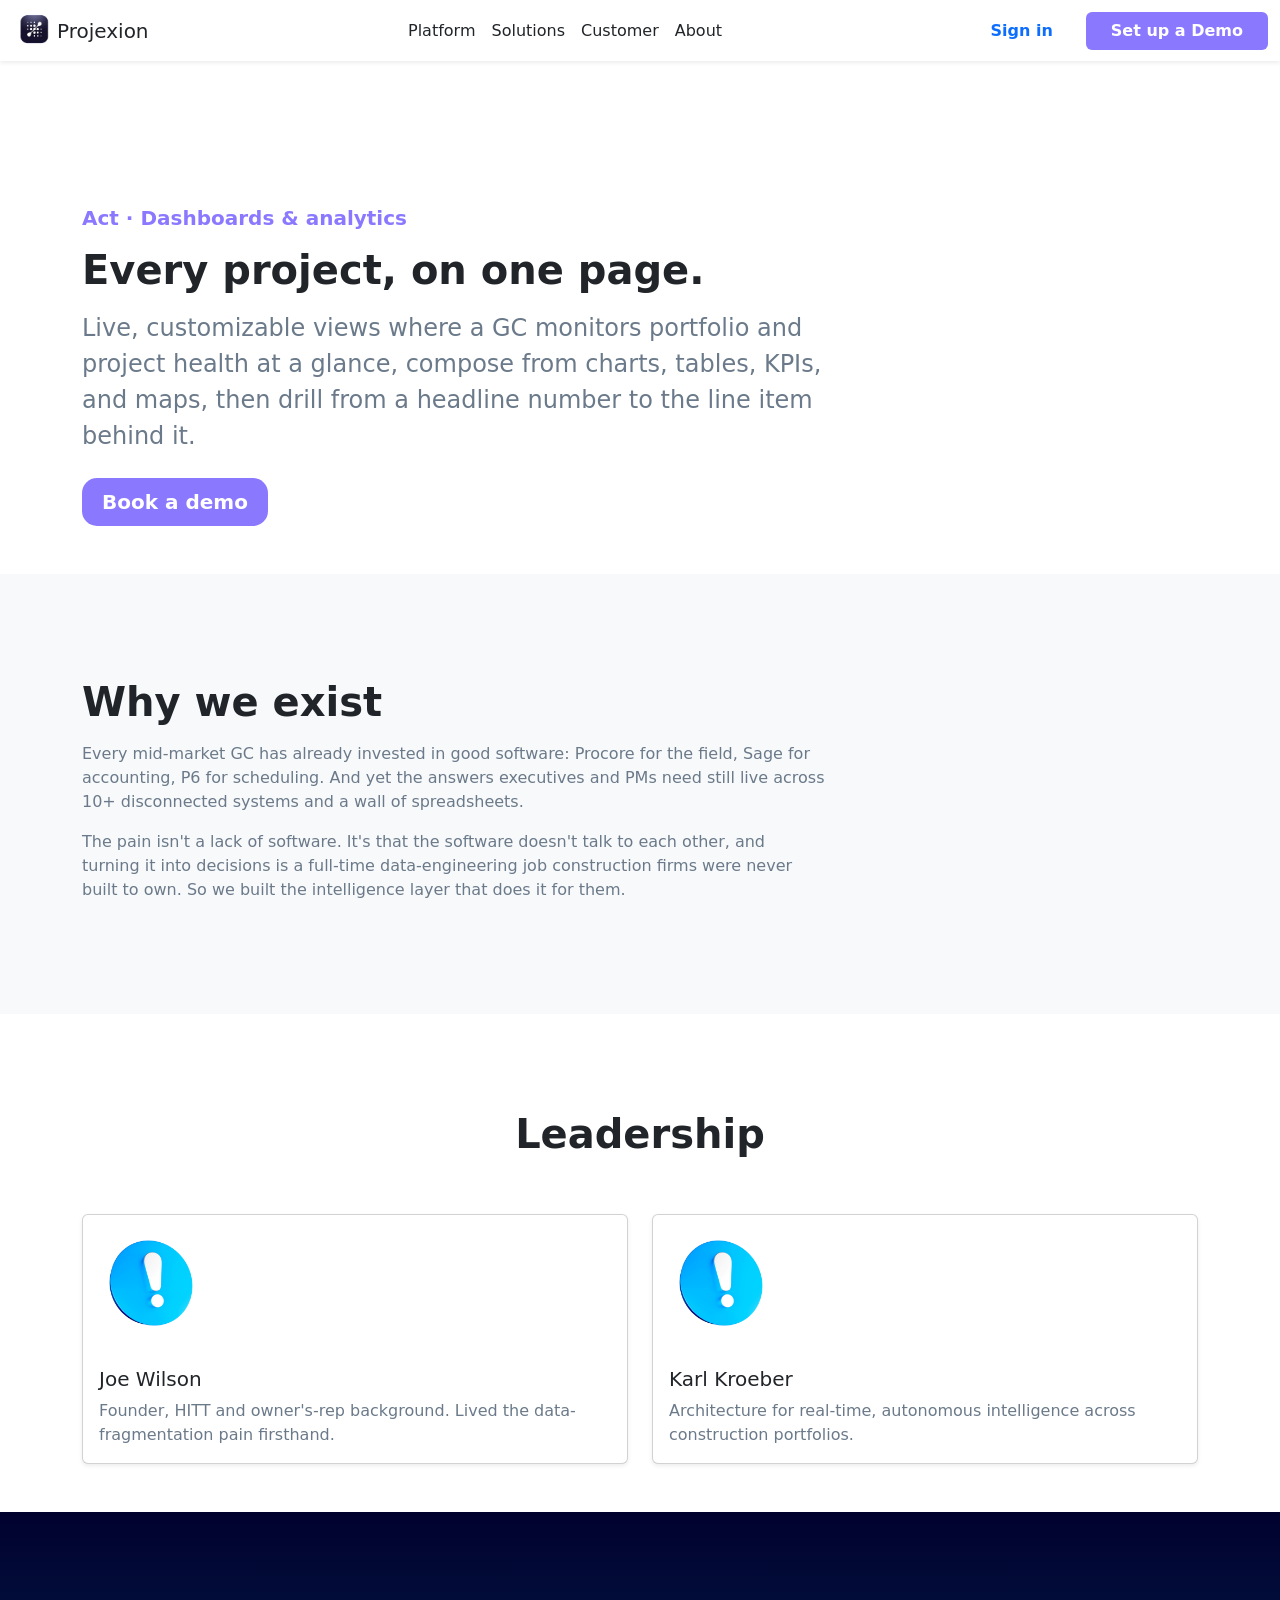
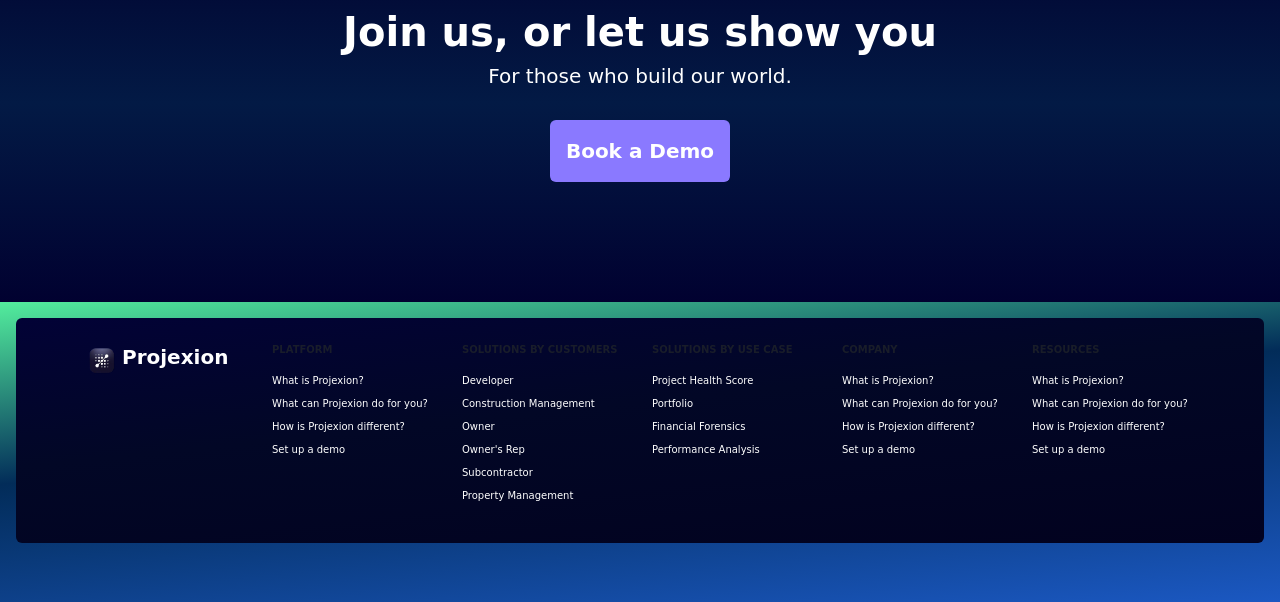
<file: about.html>
<!doctype html>
<html lang="en">
  <head>
    <meta charset="utf-8">
    <meta name="viewport" content="width=device-width, initial-scale=1">
    <link href="https://cdn.jsdelivr.net/npm/bootstrap@5.0.2/dist/css/bootstrap.min.css" rel="stylesheet" integrity="sha384-EVSTQN3/azprG1Anm3QDgpJLIm9Nao0Yz1ztcQTwFspd3yD65VohhpuuCOmLASjC" crossorigin="anonymous">
    <title>About</title>
    <link rel="stylesheet" href="about.css">
  </head>
  <body>
     <nav class="navbar navbar-expand-lg navbar-light bg-white fixed-top shadow-sm">
  <div class="container-fluid">
        <img src="images/projexion.png" alt="" srcset="" class="projexion-img">
    <a class="navbar-brand text-dark" href="index.html">Projexion</a>
    <button class="navbar-toggler" type="button" data-bs-toggle="collapse" data-bs-target="#navbarSupportedContent" aria-controls="navbarSupportedContent" aria-expanded="false" aria-label="Toggle navigation">
      <span class="navbar-toggler-icon"></span>
    </button>
    <div class="collapse navbar-collapse" id="navbarSupportedContent">
      <ul class="navbar-nav mx-auto mb-2 mb-lg-0">
        <li class="nav-item">
          <a class="nav-link active text-dark" aria-current="page" href="platform.html">Platform</a>
        </li>
         <li class="nav-item">
          <a class="nav-link active text-dark" aria-current="page" href="solutions.html">Solutions</a>
        </li>
         <li class="nav-item">
          <a class="nav-link active text-dark" aria-current="page" href="customer.html">Customer</a>
        </li>
         <li class="nav-item">
          <a class="nav-link active text-dark" aria-current="page" href="about.html">About</a>
        </li>
      </ul>
       <form class="d-flex gap-2">
        <button class="btn text-primary bg-white fw-bold px-4 " type="submit">Sign in</button>
        <button class="btn text-white set fw-bold px-4" type="submit">Set up a Demo</button>
      </form>
    </div>
  </div>
</nav>
 <main class="hero py-5 align-items-center justify-content-center d-flex">
    <div class="container">
        <div class="col-lg-8 col-md-12">
            <h6 class="fw-bold fs-5 py-2">Act · Dashboards & analytics</h6>
            <h1 class="fw-bold fs-1">Every project, on one page.</h1>
            <p class="fs-4 lh-5 py-2">Live, customizable views where a GC monitors portfolio and project health at a glance, 
            compose from charts, tables, KPIs, and maps, then drill from a headline number to the line item behind it.</p>
            <button type="button" class="btn w-25 p-2 text-white fs-5 fw-bold">Book a demo</button>
        </div>
    </div>
</main>
<section class="about bg-light py-5 ">
    <div class="container py-5">
        <div class="col-lg-8 col-md-12">
            <h3 class="text-dark fw-bold fs-1 py-2">Why we exist</h3>
            <p class="lh-3">Every mid-market GC has already invested in good software: Procore for the field, Sage for accounting, P6 for scheduling.
                And yet the answers executives and PMs need still live across 10+ disconnected systems and a wall of spreadsheets.

</p>
<p class="lh-3">The pain isn't a lack of software. It's that the software doesn't talk to each other, and turning it into decisions is a 
    full-time data-engineering job construction firms were never built to own. So we built the intelligence 
    layer that does it for them.</p>
        </div>
    </div>
</section>
<section class="bg-white py-5">
<h1 class="text-center fw-bold py-5">Leadership</h1>
<div class="container">
    <div class="row">
        <div class="col">
            <div class="card shadow-sm">
  <img src="images/alerting.png" class="card-img-top w-25" alt="...">
  <div class="card-body">
    <h5 class="card-title">Joe Wilson</h5>
    <p class="card-text">Founder, HITT and owner's-rep background. Lived the data-fragmentation pain firsthand.</p>
    
  </div>
</div>
        </div>
        <div class="col">
<div class="card shadow-sm">
  <img src="images/alerting.png" class="card-img-top w-25" alt="...">
  <div class="card-body">
    <h5 class="card-title">Karl Kroeber</h5>
    <p class="card-text">Architecture for real-time, autonomous intelligence across construction portfolios.</p>
    
  </div>
</div>
        </div>
    </div>
</div>
</section>
<section class="jamal">
    <div class="container py-5">
        <div class="col py-5">
            <h1 class=" text-center fw-bold text-white">Join us, or let us show you</h1>
            <h5 class="text-center text-white">For those who build our world.</h5>
            <div class="justify-content-center align-items-center text-center py-4">
            <button class="btn text-white border-0 rounded p-3 fs-5 fw-bold" type="button">Book a Demo</button>
            </div>
        </div>
    </div>
</section>

<section class="last p-3">
<footer class="footer p-4 rounded">
    <div class="container">
        <div class="row g-4">
            <div class="col-lg-2 col-md-4 col-12 d-flex">
              <img src="images/projexion.png" alt="" srcset="">
                <p>
                    <a href="#" class="text-decoration-none text-white fw-bold fs-5">Projexion</a>
                </p>
            </div>

            <div class="col-lg-2 col-md-4 col-6">
                <p>
                    <a href="#" class="text-decoration-none text-white text-muted fw-bold text-uppercase">Platform</a>
                </p>
                <ul class="list-unstyled">
                    <li><a href="#">What is Projexion?</a></li>
                    <li><a href="#">What can Projexion do for you?</a></li>
                    <li><a href="#">How is Projexion different?</a></li>
                    <li><a href="#">Set up a demo</a></li>
                </ul>
            </div>
            <div class="col-lg-2 col-md-4 col-6">
                <p>
                  <a href="#" class="text-decoration-none text-white text-muted fw-bold text-uppercase">Solutions by customers</a>
                </p>
                <ul class="list-unstyled">
                    <li><a href="#">Developer</a></li>
                    <li><a href="#">Construction Management</a></li>
                    <li><a href="#">Owner</a></li>
                    <li><a href="#">Owner's Rep</a></li>
                    <li><a href="#">Subcontractor</a></li>
                    <li><a href="#">Property Management</a></li>
                </ul>
            </div>
            <div class="col-lg-2 col-md-4 col-6">
                <p>
                    <a href="#" class="text-decoration-none text-white text-muted fw-bold text-uppercase">Solutions by use Case</a>
                </p>
                <ul class="list-unstyled">
                    <li><a href="#">Project Health Score</a></li>
                    <li><a href="#">Portfolio</a></li>
                    <li><a href="#">Financial Forensics</a></li>
                    <li><a href="#">Performance Analysis</a></li>
                </ul>
            </div>
            <div class="col-lg-2 col-md-4 col-6">
                <p>
                    <a href="#" class="text-decoration-none text-white text-muted fw-bold text-uppercase">Company</a>
                </p>
                <ul class="list-unstyled">
                    <li><a href="#">What is Projexion?</a></li>
                    <li><a href="#">What can Projexion do for you?</a></li>
                    <li><a href="#">How is Projexion different?</a></li>
                    <li><a href="#">Set up a demo</a></li>
                </ul>
            </div>
            <div class="col-lg-2 col-md-4 col-6">
                <p>
                    <a href="#" class="text-decoration-none text-white text-muted fw-bold text-uppercase">Resources</a>
                </p>
                <ul class="list-unstyled">
                    <li><a href="#">What is Projexion?</a></li>
                    <li><a href="#">What can Projexion do for you?</a></li>
                    <li><a href="#">How is Projexion different?</a></li>
                    <li><a href="#">Set up a demo</a></li>
                </ul>
            </div>
        </div>
    </div>
</footer>
</section>
    <script src="https://cdn.jsdelivr.net/npm/bootstrap@5.0.2/dist/js/bootstrap.bundle.min.js" integrity="sha384-MrcW6ZMFYlzcLA8Nl+NtUVF0sA7MsXsP1UyJoMp4YLEuNSfAP+JcXn/tWtIaxVXM" crossorigin="anonymous"></script>
  </body>
</html>
</file>
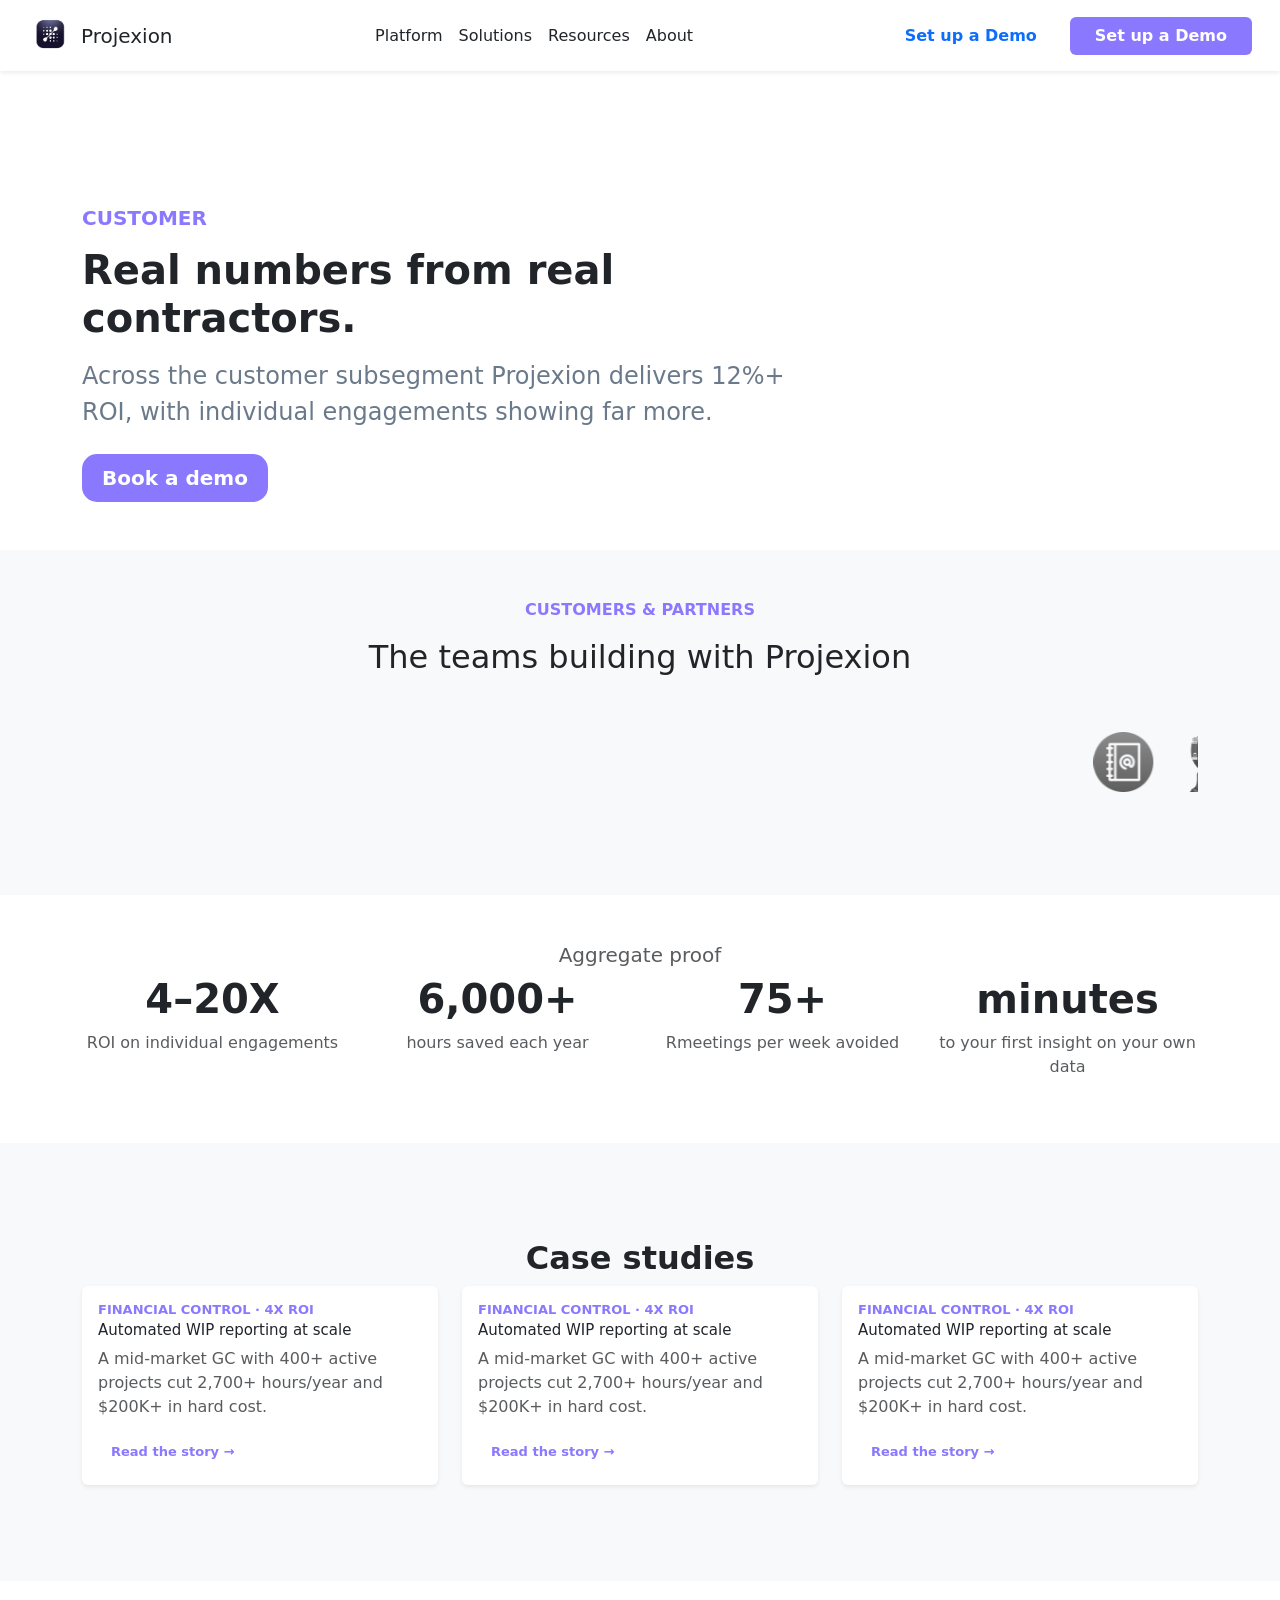
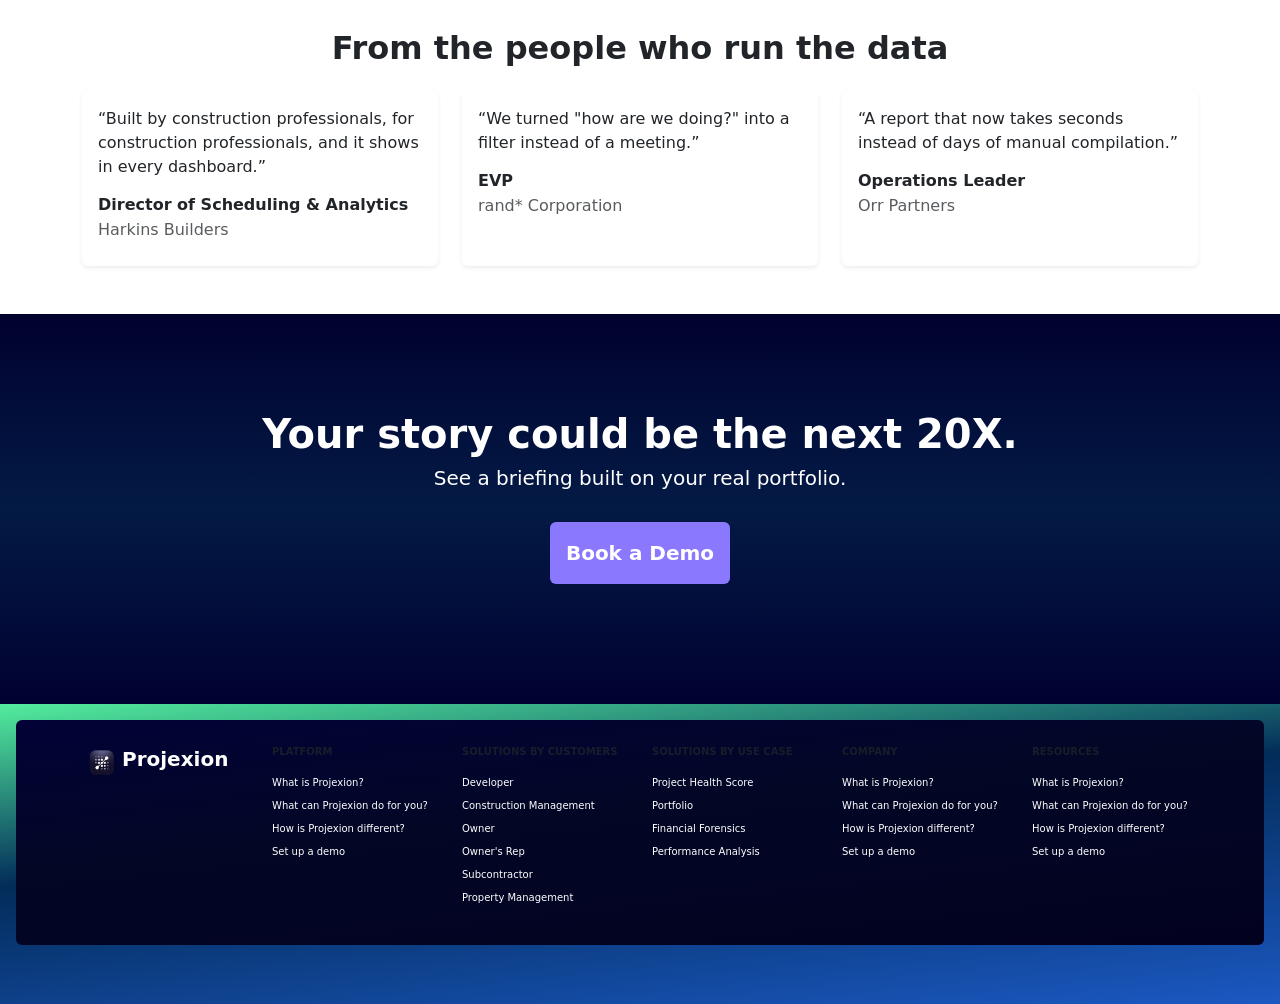
<file: customer.html>
<!doctype html>
<html lang="en">
  <head>
    <meta charset="utf-8">
    <meta name="viewport" content="width=device-width, initial-scale=1">
    <link href="https://cdn.jsdelivr.net/npm/bootstrap@5.0.2/dist/css/bootstrap.min.css" rel="stylesheet" integrity="sha384-EVSTQN3/azprG1Anm3QDgpJLIm9Nao0Yz1ztcQTwFspd3yD65VohhpuuCOmLASjC" crossorigin="anonymous">
    <title>Hello, world!</title>
    <link rel="stylesheet" href="customer.css">
  </head>
  <body>
    <nav class="navbar navbar-expand-lg navbar-light bg-white fixed-top px-3 shadow-sm">
  <div class="container-fluid">
    <a class="navbar-brand d-flex align-items-center text-dark" href="index.html">
      <img src="images/projexion.png" alt="Projexion" class="projexion-img">
      <span class="ms-2">Projexion</span>
    </a>
    <button class="navbar-toggler" type="button" data-bs-toggle="collapse" data-bs-target="#navbarSupportedContent" aria-controls="navbarSupportedContent" aria-expanded="false" aria-label="Toggle navigation">
      <span class="navbar-toggler-icon"></span>
    </button>
    <div class="collapse navbar-collapse" id="navbarSupportedContent">
      <ul class="navbar-nav mx-auto mb-2 mb-lg-0">
       <li class="nav-item">
          <a class="nav-link text-dark" href="platform.html">
            Platform
          </a>
        </li>
        <li class="nav-item">
          <a class="nav-link text-dark" href="solutions.html">
            Solutions
          </a>
        </li>
        <li class="nav-item">
          <a class="nav-link text-dark" href="customer.html">
            Resources
          </a>
        </li>
        <li class="nav-item">
          <a class="nav-link text-dark" href="about.html">
            About
          </a>
        </li>
      </ul>
      <form class="d-flex gap-2">
        <button class="btn text-primary bg-white fw-bold px-4 " type="submit">
          <a href="demo.html" class="text-decoration-none text-primary">Set up a Demo</a>
        </button>
        <button class="btn text-white set fw-bold px-4" type="submit">
             <a href="demo.html" class="text-decoration-none text-primary"></a>Set up a Demo
            </button>
      </form>
    </div>
  </div>
</nav>
<main class="hero align-items-center justify-content-center d-flex py-5">
    <div class="container">
        <div class="col-lg-8 col-md-12">
            <h6 class="fw-bold fs-5 py-2 text-uppercase">customer</h6>
            <h1 class="fw-bold fs-1">Real numbers from real contractors.</h1>
            <p class="fs-4 lh-5 py-2">Across the customer subsegment Projexion delivers 12%+ ROI, with individual engagements showing far more.</p>
            <button type="button" class="btn w-25 p-2 text-white fs-5 fw-bold">Book a demo</button>
        </div>
    </div>
</main>

<section class="bg-light py-5 slide">
    <div class="container">
        <p class="text-center text-uppercase fw-bold">Customers & partners</p>
        <h4 class="text-center text-dark fs-2">The teams building with Projexion</h4>
        <div>
        <marquee behavior="scrolling" direction="left" class="image-marquee">
            <div class="d-flex image-track py-5">
            <div>
            <img src="images/sign_6243353.png" class="d-block w-100" alt="...">
            </div>
             <div>
            <img src="images/compliance tracking.png" class="d-block w-100" alt="...">
            </div>
             <div>
            <img src="images/developer_15560207.png" class="d-block w-100" alt="...">
            </div>
            <div>
            <img src="images/team.png" class="d-block w-100" alt="...">
            </div>
            <div>
            <img src="images/key-tag_9837189.png" class="d-block w-100" alt="...">
            </div>
            <div>
            <img src="images/projexion.png" class="d-block w-100" alt="...">
            </div>
             <div>
            <img src="images/worker_7313366.png" class="d-block w-100" alt="...">
            </div>
             <div>
            <img src="images/sign_6243353.png" class="d-block w-100" alt="...">
            </div>
             <div>
            <img src="images/compliance tracking.png" class="d-block w-100" alt="...">
            </div>
             <div>
            <img src="images/developer_15560207.png" class="d-block w-100" alt="...">
            </div>
            <div>
            <img src="images/team.png" class="d-block w-100" alt="...">
            </div>
            <div>
            <img src="images/key-tag_9837189.png" class="d-block w-100" alt="...">
            </div>
            <div>
            <img src="images/projexion.png" class="d-block w-100" alt="...">
            </div>
             <div>
            <img src="images/worker_7313366.png" class="d-block w-100" alt="...">
            </div>
            </div>
        </marquee>
        </div>
    </div>
</section>

<section class="py-5">
    <div class="container">
        <h5 class="text-center text-muted">Aggregate proof</h5>
        <div class="row">
            <div class="col-lg-3 col-6 col-md-6">
                <h1 class="text-center fw-bolder">4–20X</h1>
                <p class="text-center text-muted">ROI on individual engagements</p>
            </div>
             <div class="col-lg-3 col-6 col-md-6">
                 <h1 class="text-center fw-bolder">6,000+</h1>
                <p class="text-center text-muted">hours saved each year</p>
            </div>
             <div class="col-lg-3 col-6 col-md-6">
                 <h1 class="text-center fw-bolder">75+</h1>
                <p class="text-center text-muted">Rmeetings per week avoided</p>
            </div>
             <div class="col-lg-3 col-6 col-md-6">
                 <h1 class="text-center fw-bolder">minutes</h1>
                <p class="text-center text-muted">to your first insight on your own data</p>
            </div>
        </div>
    </div>
</section>

<section class="case bg-light py-5">
    <div class="container py-5">
        <h2 class="text-center fw-bold">Case studies</h2>
        <div class="row">
<div class="col-lg-4 col-12 col-md-6">
    <div class="card border-0 shadow-sm">
  <div class="card-body">
    <h6 class="card-title fw-bold">FINANCIAL CONTROL · 4X ROI</h6>
    <h5 class="card-subtitle mb-2">Automated WIP reporting at scale</h5>
    <p class="card-text text-muted">A mid-market GC with 400+ active projects cut 2,700+ hours/year and $200K+ in hard cost.</p>
    <a href="#" class="card-link fw-bold btn">Read the story →</a>
  </div>
</div>
</div>
<div class="col-lg-4 col-12 col-md-6">
    <div class="card border-0 shadow-sm">
  <div class="card-body">
    <h6 class="card-title fw-bold">FINANCIAL CONTROL · 4X ROI</h6>
    <h5 class="card-subtitle mb-2">Automated WIP reporting at scale</h6>
    <p class="card-text text-muted">A mid-market GC with 400+ active projects cut 2,700+ hours/year and $200K+ in hard cost.</p>
    <a href="#" class="card-link fw-bold btn">Read the story →</a>
  </div>
</div>
</div>
<div class="col-lg-4 col-12 col-md-6">
    <div class="card border-0 shadow-sm">
  <div class="card-body">
    <h6 class="card-title fw-bold">FINANCIAL CONTROL · 4X ROI</h5>
    <h5 class="card-subtitle mb-2">Automated WIP reporting at scale</h5>
    <p class="card-text text-muted">A mid-market GC with 400+ active projects cut 2,700+ hours/year and $200K+ in hard cost.</p>
    <a href="#" class="card-link fw-bold btn">Read the story →</a>
  </div>
</div>
</div>
</div>
</div>
</section>


<section class="from">
    <div class="container py-5">
        <h2 class="text-center fw-bold">From the people who run the data</h2>
        <div class="row">
<div class="col-lg-4 col-12 col-md-6 mt-3">
    <div class="card border-0 shadow-sm h-100">
  <div class="card-body">
    <p class="card-text">“Built by construction professionals, for construction professionals, and it shows in every dashboard.”</p>
    <h6 class="card-title fw-bold">Director of Scheduling & Analytics</h6>
    <p class="card-subtitle mb-2 text-muted">Harkins Builders</p>
  </div>
</div>
</div>
<div class="col-lg-4 col-12 col-md-6 mt-3">
    <div class="card border-0 shadow-sm h-100">
  <div class="card-body">
    <p class="card-text">“We turned "how are we doing?" into a filter instead of a meeting.”</p>
   <h6 class="card-title fw-bold">EVP</h6>
    <p class="card-subtitle mb-2 text-muted">rand* Corporation</p>
  </div>
</div>
</div>
<div class="col-lg-4 col-12 col-md-6 mt-3">
    <div class="card border-0 shadow-sm h-100">
  <div class="card-body">
    <p class="card-text">“A report that now takes seconds instead of days of manual compilation.”</p>
       <h6 class="card-title fw-bold">Operations Leader</h6>
    <p class="card-subtitle mb-2 text-muted">Orr Partners</p>
  </div>
</div>
</div>
</div>
</div>
</section>

<section class="jamal">
    <div class="container py-5">
        <div class="col py-5">
            <h1 class=" text-center fw-bold text-white">Your story could be the next 20X.</h1>
            <h5 class="text-center text-white">See a briefing built on your real portfolio.</h5>
            <div class="justify-content-center align-items-center text-center py-4">
            <button class="btn text-white border-0 rounded p-3 fs-5 fw-bold" type="button">Book a Demo</button>
            </div>
        </div>
    </div>
</section>

<section class="last p-3">
<footer class="footer p-4 rounded">
    <div class="container">
        <div class="row g-4">
            <div class="col-lg-2 col-md-4 col-12 d-flex">
              <img src="images/projexion.png" alt="" srcset="">
                <p>
                    <a href="#" class="text-decoration-none text-white fw-bold fs-5">Projexion</a>
                </p>
            </div>

            <div class="col-lg-2 col-md-4 col-6">
                <p>
                    <a href="#" class="text-decoration-none text-white text-muted fw-bold text-uppercase">Platform</a>
                </p>
                <ul class="list-unstyled">
                    <li><a href="#">What is Projexion?</a></li>
                    <li><a href="#">What can Projexion do for you?</a></li>
                    <li><a href="#">How is Projexion different?</a></li>
                    <li><a href="#">Set up a demo</a></li>
                </ul>
            </div>
            <div class="col-lg-2 col-md-4 col-6">
                <p>
                  <a href="#" class="text-decoration-none text-white text-muted fw-bold text-uppercase">Solutions by customers</a>
                </p>
                <ul class="list-unstyled">
                    <li><a href="#">Developer</a></li>
                    <li><a href="#">Construction Management</a></li>
                    <li><a href="#">Owner</a></li>
                    <li><a href="#">Owner's Rep</a></li>
                    <li><a href="#">Subcontractor</a></li>
                    <li><a href="#">Property Management</a></li>
                </ul>
            </div>
            <div class="col-lg-2 col-md-4 col-6">
                <p>
                    <a href="#" class="text-decoration-none text-white text-muted fw-bold text-uppercase">Solutions by use Case</a>
                </p>
                <ul class="list-unstyled">
                    <li><a href="#">Project Health Score</a></li>
                    <li><a href="#">Portfolio</a></li>
                    <li><a href="#">Financial Forensics</a></li>
                    <li><a href="#">Performance Analysis</a></li>
                </ul>
            </div>
            <div class="col-lg-2 col-md-4 col-6">
                <p>
                    <a href="#" class="text-decoration-none text-white text-muted fw-bold text-uppercase">Company</a>
                </p>
                <ul class="list-unstyled">
                    <li><a href="#">What is Projexion?</a></li>
                    <li><a href="#">What can Projexion do for you?</a></li>
                    <li><a href="#">How is Projexion different?</a></li>
                    <li><a href="#">Set up a demo</a></li>
                </ul>
            </div>
            <div class="col-lg-2 col-md-4 col-6">
                <p>
                    <a href="#" class="text-decoration-none text-white text-muted fw-bold text-uppercase">Resources</a>
                </p>
                <ul class="list-unstyled">
                    <li><a href="#">What is Projexion?</a></li>
                    <li><a href="#">What can Projexion do for you?</a></li>
                    <li><a href="#">How is Projexion different?</a></li>
                    <li><a href="#">Set up a demo</a></li>
                </ul>
            </div>
        </div>
    </div>
</footer>
</section>

    <script src="https://cdn.jsdelivr.net/npm/bootstrap@5.0.2/dist/js/bootstrap.bundle.min.js" integrity="sha384-MrcW6ZMFYlzcLA8Nl+NtUVF0sA7MsXsP1UyJoMp4YLEuNSfAP+JcXn/tWtIaxVXM" crossorigin="anonymous"></script>
  </body>
</html>
</file>
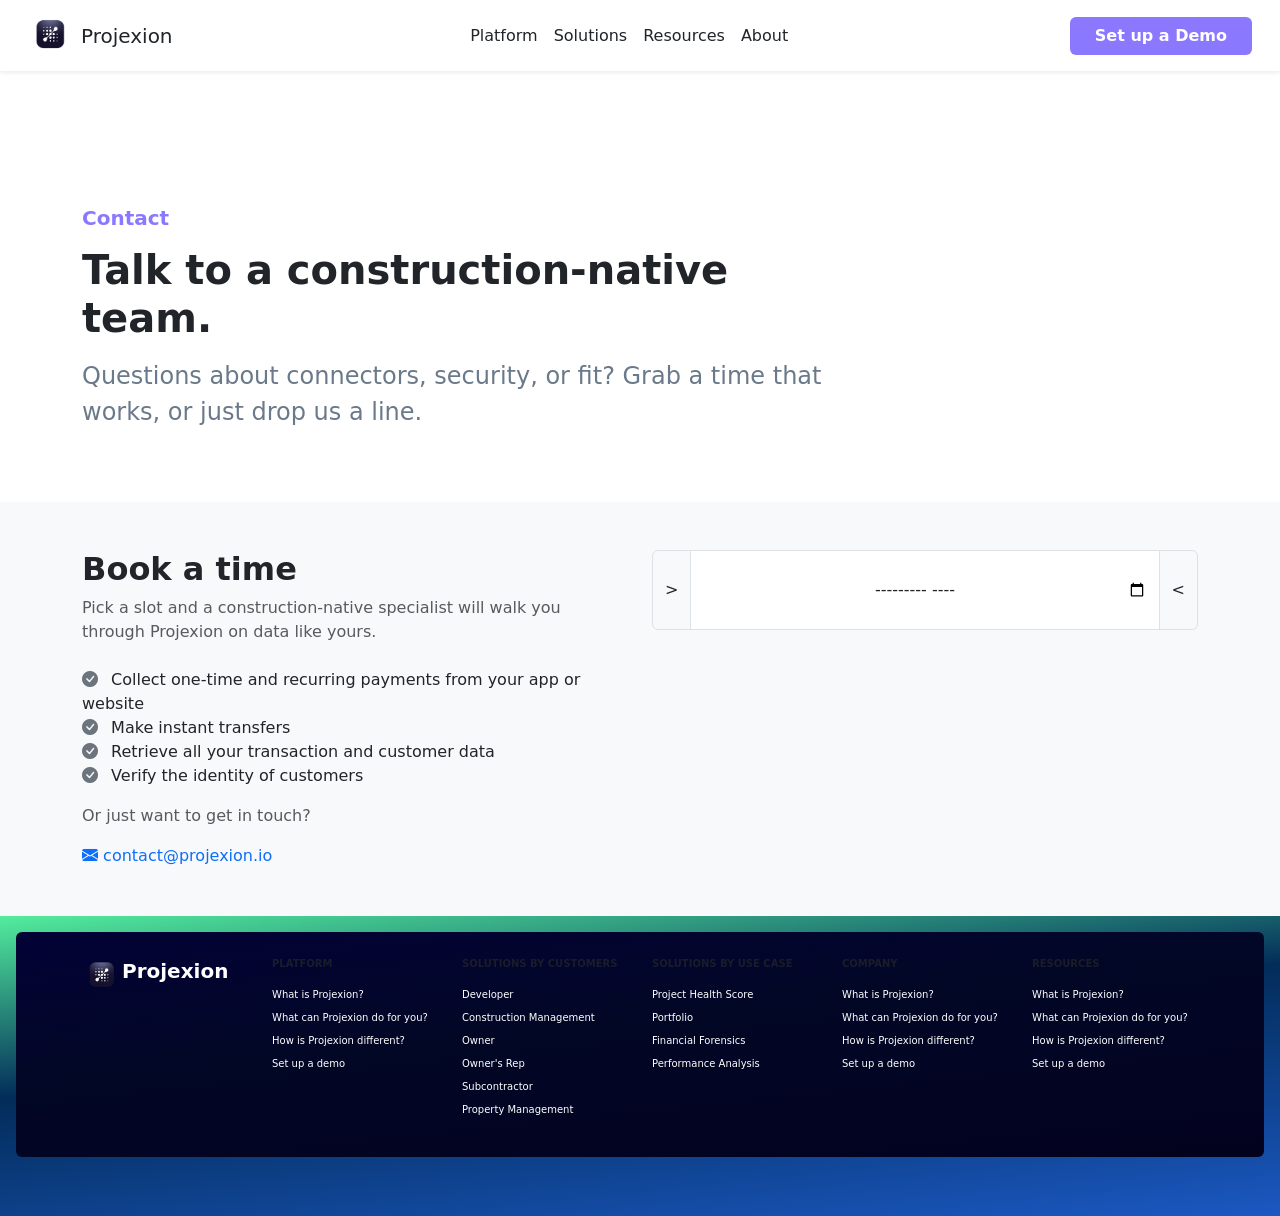
<file: demo.html>
<!doctype html>
<html lang="en">
  <head>
    <meta charset="utf-8">
    <meta name="viewport" content="width=device-width, initial-scale=1">
    <link href="https://cdn.jsdelivr.net/npm/bootstrap@5.0.2/dist/css/bootstrap.min.css" rel="stylesheet" integrity="sha384-EVSTQN3/azprG1Anm3QDgpJLIm9Nao0Yz1ztcQTwFspd3yD65VohhpuuCOmLASjC" crossorigin="anonymous">
    <link rel="stylesheet" href="https://cdn.jsdelivr.net/npm/bootstrap-icons@1.11.3/font/bootstrap-icons.min.css">
    <title>Hello, world!</title>
    <link rel="stylesheet" href="demo.css">
  </head>
  <body>
  <nav class="navbar navbar-expand-lg navbar-light bg-white fixed-top px-3 shadow-sm">
  <div class="container-fluid">
    <a class="navbar-brand d-flex align-items-center text-dark" href="index.html">
      <img src="images/projexion.png" alt="Projexion" class="projexion-img">
      <span class="ms-2">Projexion</span>
    </a>
    <button class="navbar-toggler" type="button" data-bs-toggle="collapse" data-bs-target="#navbarSupportedContent" aria-controls="navbarSupportedContent" aria-expanded="false" aria-label="Toggle navigation">
      <span class="navbar-toggler-icon"></span>
    </button>
    <div class="collapse navbar-collapse" id="navbarSupportedContent">
      <ul class="navbar-nav mx-auto mb-2 mb-lg-0">
       <li class="nav-item">
          <a class="nav-link text-dark" href="platform.html">
            Platform
          </a>
        </li>
        <li class="nav-item">
          <a class="nav-link text-dark" href="solutions.html">
            Solutions
          </a>
        </li>
        <li class="nav-item">
          <a class="nav-link text-dark" href="customer.html">
            Resources
          </a>
        </li>
        <li class="nav-item">
          <a class="nav-link text-dark" href="about.html">
            About
          </a>
        </li>
      </ul>
      <form class="d-flex">
        <button class="btn text-dark set fw-bold px-4" type="button" data-bs-toggle="modal" data-bs-target="#demoModal">
          <a href="demo.html" class="text-decoration-none text-white">Set up a Demo</a>
        </button>
      </form>
    </div>
  </div>
</nav>

<main class="hero py-5 align-items-center justify-content-center d-flex">
    <div class="container">
        <div class="col-lg-8 col-md-12">
            <h6 class="fw-bold fs-5 py-2">Contact</h6>
            <h1 class="fw-bold fs-1">Talk to a construction-native team.</h1>
            <p class="fs-4 lh-5 py-2">Questions about connectors, security, or fit? Grab a time that works, or just drop us a line.</p>
        </div>
    </div>
</main>

<section class="bg-light py-5">
    <div class="container">
        <div class="row">
            <div class="col-lg-6 col-12 col-md-6">
                <h5 class="fw-bold fs-2">Book a time</h5>
                <p class="text-muted">Pick a slot and a construction-native specialist will walk you through Projexion on data like yours.</p>
                <div class="mt-4">
                    <ul class="list-unstyled">
                        <li>
                            <i class="bi bi-check-circle-fill text-secondary me-2"></i>
                            Collect one-time and recurring payments from your app or website
                        </li>
                        <li>
                            <i class="bi bi-check-circle-fill text-secondary me-2"></i>
                            Make instant transfers
                        </li>
                        <li>
                            <i class="bi bi-check-circle-fill text-secondary me-2"></i>
                            Retrieve all your transaction and customer data
                        </li>
                        <li>
                            <i class="bi bi-check-circle-fill text-secondary me-2"></i>
                            Verify the identity of customers
                        </li>
                    </ul>
                </div>
                <p class="text-muted user-select-none">Or just want to get in touch?</p>
                <a href="https//contact@projexion.io" class="text-decoration-none">
                    <i class="bi bi-envelope-fill"></i>
                    contact@projexion.io
                </a>
            </div>
            <div class="col-lg-6 col-12 col-md-6">
                <div class="input-group h-25">
                <span class="input-group-text">></span>
                <input type="month" class="form-control text-center" aria-label="Next arrow icon">
                <span class="input-group-text"><</span>
                </div>
            </div>
        </div>
    </div>
</section>

<section class="last p-3">
<footer class="footer p-4 rounded">
    <div class="container">
        <div class="row g-4">
            <div class="col-lg-2 col-md-4 col-12 d-flex">
              <img src="images/projexion.png" alt="" srcset="">
                <p>
                    <a href="#" class="text-decoration-none text-white fw-bold fs-5">Projexion</a>
                </p>
            </div>

            <div class="col-lg-2 col-md-4 col-6">
                <p>
                    <a href="#" class="text-decoration-none text-white text-muted fw-bold text-uppercase">Platform</a>
                </p>
                <ul class="list-unstyled">
                    <li><a href="#">What is Projexion?</a></li>
                    <li><a href="#">What can Projexion do for you?</a></li>
                    <li><a href="#">How is Projexion different?</a></li>
                    <li><a href="#">Set up a demo</a></li>
                </ul>
            </div>
            <div class="col-lg-2 col-md-4 col-6">
                <p>
                  <a href="#" class="text-decoration-none text-white text-muted fw-bold text-uppercase">Solutions by customers</a>
                </p>
                <ul class="list-unstyled">
                    <li><a href="#">Developer</a></li>
                    <li><a href="#">Construction Management</a></li>
                    <li><a href="#">Owner</a></li>
                    <li><a href="#">Owner's Rep</a></li>
                    <li><a href="#">Subcontractor</a></li>
                    <li><a href="#">Property Management</a></li>
                </ul>
            </div>
            <div class="col-lg-2 col-md-4 col-6">
                <p>
                    <a href="#" class="text-decoration-none text-white text-muted fw-bold text-uppercase">Solutions by use Case</a>
                </p>
                <ul class="list-unstyled">
                    <li><a href="#">Project Health Score</a></li>
                    <li><a href="#">Portfolio</a></li>
                    <li><a href="#">Financial Forensics</a></li>
                    <li><a href="#">Performance Analysis</a></li>
                </ul>
            </div>
            <div class="col-lg-2 col-md-4 col-6">
                <p>
                    <a href="#" class="text-decoration-none text-white text-muted fw-bold text-uppercase">Company</a>
                </p>
                <ul class="list-unstyled">
                    <li><a href="#">What is Projexion?</a></li>
                    <li><a href="#">What can Projexion do for you?</a></li>
                    <li><a href="#">How is Projexion different?</a></li>
                    <li><a href="#">Set up a demo</a></li>
                </ul>
            </div>
            <div class="col-lg-2 col-md-4 col-6">
                <p>
                    <a href="#" class="text-decoration-none text-white text-muted fw-bold text-uppercase">Resources</a>
                </p>
                <ul class="list-unstyled">
                    <li><a href="#">What is Projexion?</a></li>
                    <li><a href="#">What can Projexion do for you?</a></li>
                    <li><a href="#">How is Projexion different?</a></li>
                    <li><a href="#">Set up a demo</a></li>
                </ul>
            </div>
        </div>
    </div>
</footer>
</section>
    <script src="https://cdn.jsdelivr.net/npm/bootstrap@5.0.2/dist/js/bootstrap.bundle.min.js" integrity="sha384-MrcW6ZMFYlzcLA8Nl+NtUVF0sA7MsXsP1UyJoMp4YLEuNSfAP+JcXn/tWtIaxVXM" crossorigin="anonymous"></script>
  </body>
</html>
</file>
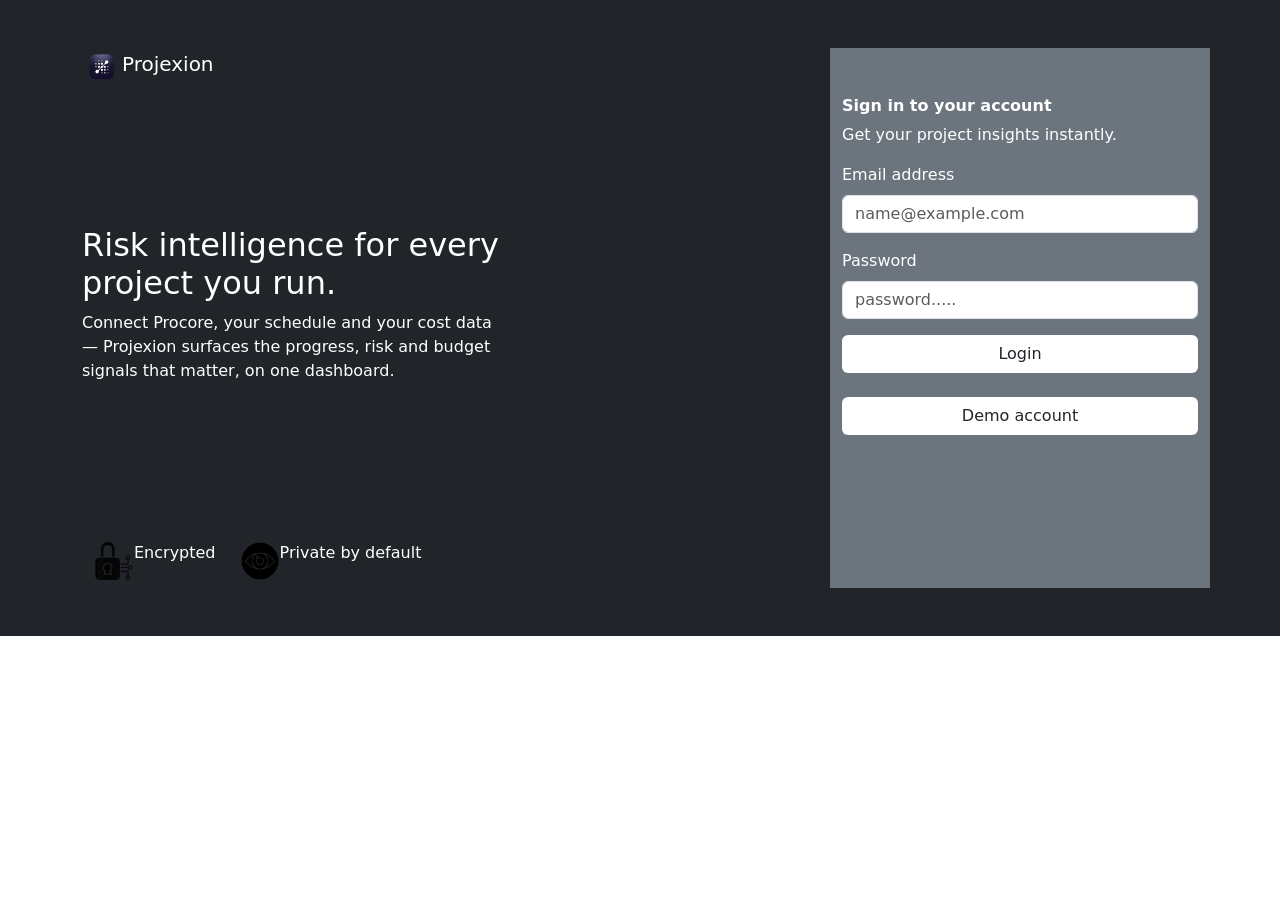
<file: sign.html>
<!doctype html>
<html lang="en">
  <head>
    <!-- Required meta tags -->
    <meta charset="utf-8">
    <meta name="viewport" content="width=device-width, initial-scale=1">

    <!-- Bootstrap CSS -->
    <link href="https://cdn.jsdelivr.net/npm/bootstrap@5.0.2/dist/css/bootstrap.min.css" rel="stylesheet" integrity="sha384-EVSTQN3/azprG1Anm3QDgpJLIm9Nao0Yz1ztcQTwFspd3yD65VohhpuuCOmLASjC" crossorigin="anonymous">

    <title>Hello, world!</title>
    <link rel="stylesheet" href="sign.css">
  </head>
  <body>

<main class="bg-dark sign h-100 py-5">
    <div class="container">
        <div class="row">
            <div class="col-lg-8 col-md-block col-sm-block">
                <div>
                    <div class="d-flex align-items-center">
                        <img src="images/projexion.png" alt="" srcset="" class="img-fluid">
                        <h2 class="text-white fs-5">Projexion</h2>
                    </div>
                    <div class="py-5 col-7 risk">
                        <h2 class="text-white">Risk intelligence for every project you run.</h2>
                        <p class="text-white">Connect Procore, your schedule and your cost data — 
                            Projexion surfaces the progress, risk and budget signals that matter, 
                            on one dashboard.</p>
                    </div>
                </div>
                <div class="container py-1">
        <div class="d-flex gap-4">
        <div class="d-flex align-items-center">
            <img src="images/encrypted.png" alt="" srcset="" class="img-fluid">
            <p class="text-white">Encrypted</p>
        </div>
        <div class="d-flex align-items-center">
            <img src="images/eye.png" alt="" srcset="" class="img-fluid">
            <p class="text-white">Private by default</p>
        </div>
        </div>
    </div>
        </div>
            <div class="col-lg-4 col-md-12 col-sm-12 bg-secondary second py-5">
            <div class="justify-content-center align-items-center">
            <h6 class="text-white fw-bold">Sign in to your account</h6>
            <p class="text-white">Get your project insights instantly.</p>
            <div class="mb-3">
            <label for="exampleFormControlInput1" class="form-label text-white">Email address</label>
            <input type="email" class="form-control" id="exampleFormControlInput1" placeholder="name@example.com">
            </div>
             <div class="mb-3">
            <label for="inputPassword" class="form-label text-white">Password</label>
            <input type="password" class="form-control" id="exampleFormControlInput1" placeholder="password.....">
            </div>
            <div class="d-flex align-items-center just-fy-content-center">
                <button type="button" class="btn bg-white w-100">Login</button>
            </div>
            <div class="d-flex align-items-center just-fy-content-center mt-4">
                <button type="button" class="btn bg-white w-100">Demo account</button>
            </div>
            </div>
            </div>
    </div>
    </div>
</main>

<section class="bg-dark lock">
    
</section>

    <script src="https://cdn.jsdelivr.net/npm/bootstrap@5.0.2/dist/js/bootstrap.bundle.min.js" integrity="sha384-MrcW6ZMFYlzcLA8Nl+NtUVF0sA7MsXsP1UyJoMp4YLEuNSfAP+JcXn/tWtIaxVXM" crossorigin="anonymous"></script>

  </body>
</html>
</file>
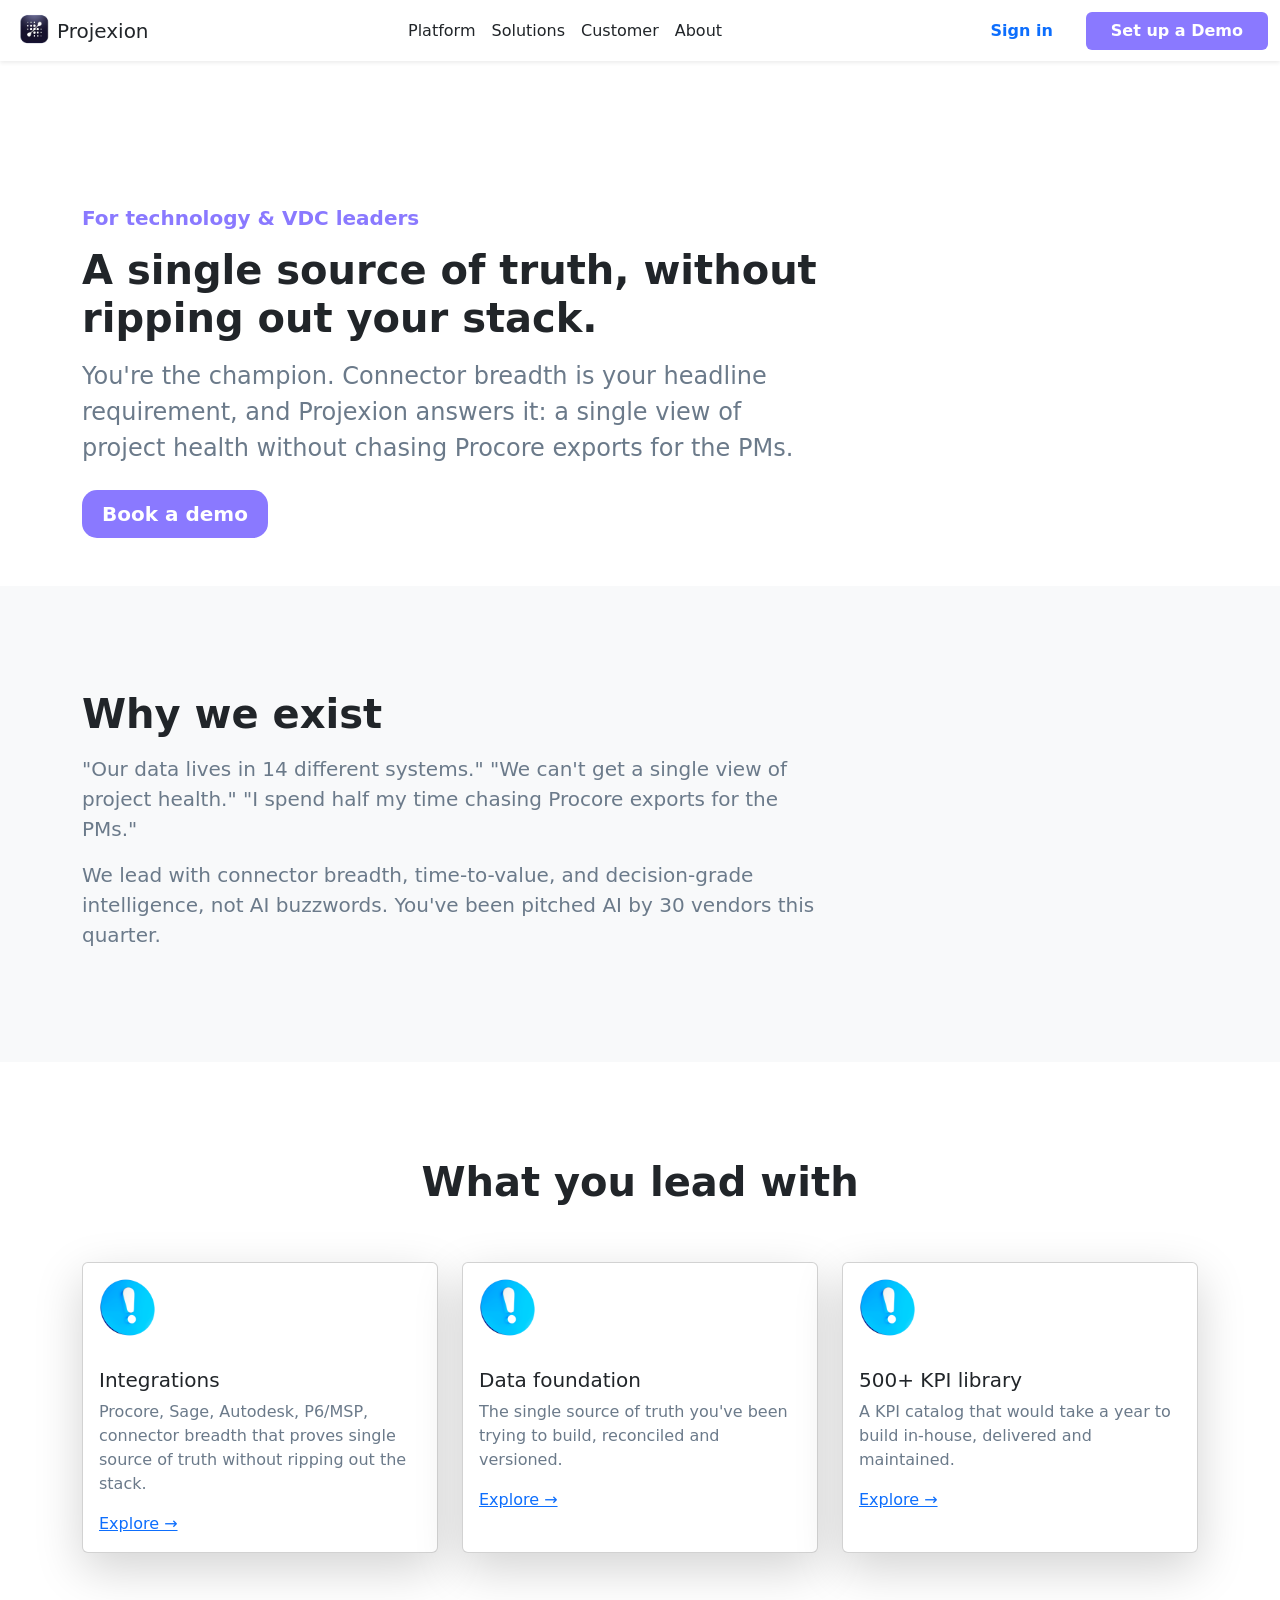
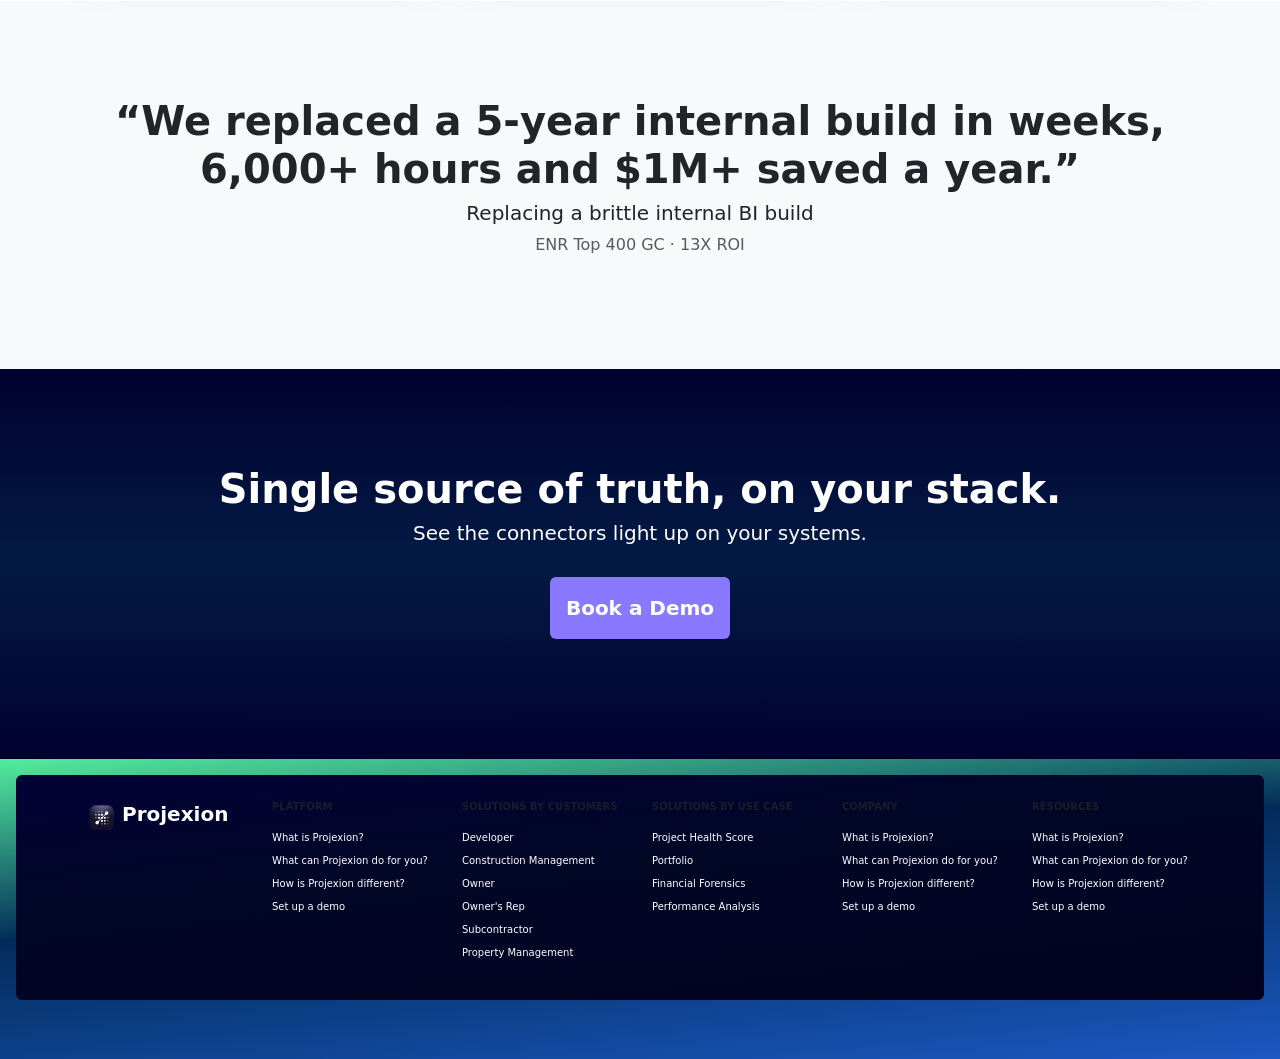
<file: solutions.html>
<!doctype html>
<html lang="en">
  <head>
    <meta charset="utf-8">
    <meta name="viewport" content="width=device-width, initial-scale=1">
    <link href="https://cdn.jsdelivr.net/npm/bootstrap@5.0.2/dist/css/bootstrap.min.css" rel="stylesheet" integrity="sha384-EVSTQN3/azprG1Anm3QDgpJLIm9Nao0Yz1ztcQTwFspd3yD65VohhpuuCOmLASjC" crossorigin="anonymous">
    <title>Hello, world!</title>
    <link rel="stylesheet" href="solutions.css">
  </head>
  <body>
   <nav class="navbar navbar-expand-lg navbar-light bg-white fixed-top shadow-sm">
  <div class="container-fluid">
        <img src="images/projexion.png" alt="" srcset="" class="projexion-img">
    <a class="navbar-brand text-dark" href="index.html">Projexion</a>
    <button class="navbar-toggler" type="button" data-bs-toggle="collapse" data-bs-target="#navbarSupportedContent" aria-controls="navbarSupportedContent" aria-expanded="false" aria-label="Toggle navigation">
      <span class="navbar-toggler-icon"></span>
    </button>
    <div class="collapse navbar-collapse" id="navbarSupportedContent">
      <ul class="navbar-nav mx-auto mb-2 mb-lg-0">
        <li class="nav-item">
          <a class="nav-link active text-dark" aria-current="page" href="platform.html">Platform</a>
        </li>
         <li class="nav-item">
          <a class="nav-link active text-dark" aria-current="page" href="solutions.html">Solutions</a>
        </li>
         <li class="nav-item">
          <a class="nav-link active text-dark" aria-current="page" href="customer.html">Customer</a>
        </li>
         <li class="nav-item">
          <a class="nav-link active text-dark" aria-current="page" href="about.html">About</a>
        </li>
      </ul>
      <form class="d-flex gap-2">
        <button class="btn text-primary bg-white fw-bold px-4 " type="submit">Sign in</button>
        <button class="btn text-white set fw-bold px-4" type="submit">Set up a Demo</button>
      </form>
    </div>
  </div>
</nav>

<main class="hero py-5 align-items-center justify-content-center d-flex">
    <div class="container">
        <div class="col-lg-8 col-md-12">
            <h6 class="fw-bold fs-5 py-2">For technology & VDC leaders</h6>
            <h1 class="fw-bold fs-1">A single source of truth, without ripping out your stack.</h1>
            <p class="fs-4 lh-5 py-2">You're the champion. Connector breadth is your headline requirement, and Projexion answers it: 
                a single view of project health without chasing Procore exports for the PMs.</p>
            <button type="button" class="btn w-25 p-2 text-white fs-5 fw-bold">Book a demo</button>
        </div>
    </div>
</main>

<section class="about bg-light py-5 ">
    <div class="container py-5">
        <div class="col-lg-8 col-md-12">
            <h3 class="text-dark fw-bold fs-1 py-2">Why we exist</h3>
            <p class="lh-3 fs-5">"Our data lives in 14 different systems." "We can't get a single view of project health." "I spend half my time chasing Procore exports for the PMs."</p>
            <p class="lh-3 fs-5">We lead with connector breadth, time-to-value, and decision-grade intelligence, not AI buzzwords. You've been pitched AI by 30 vendors this quarter.</p>
        </div>
    </div>
</section>
<section class="bg-white py-5">
<h1 class="text-center fw-bold py-5">What you lead with</h1>
<div class="container">
    <div class="row">
        <div class="col-lg-4 col-12 col-md-12">
            <div class="card h-100 shadow-lg">
  <img src="images/alerting.png" class="card-img-top w-25" alt="...">
  <div class="card-body">
    <h5 class="card-title">Integrations</h5>
    <p class="card-text">Procore, Sage, Autodesk, P6/MSP, connector breadth that proves single source of truth without ripping out the stack.</p>
    <a href="#">Explore →</a>
  </div>
</div>
        </div>
<div class="col-lg-4 col-12 col-md-12">
<div class="card h-100 shadow-lg">
  <img src="images/alerting.png" class="card-img-top w-25" alt="...">
  <div class="card-body">
    <h5 class="card-title">Data foundation</h5>
    <p class="card-text">The single source of truth you've been trying to build, reconciled and versioned.</p>
    <a href="#">Explore →</a>
  </div>
</div>
</div>
<div class="col-lg-4 col-12 col-md-12">
<div class="card h-100 shadow-lg">
  <img src="images/alerting.png" class="card-img-top w-25" alt="...">
  <div class="card-body">
    <h5 class="card-title">500+ KPI library</h5>
    <p class="card-text">A KPI catalog that would take a year to build in-house, delivered and maintained.</p>
    <a href="#">Explore →</a>
  </div>
</div>
</div>
    </div>
</div>
</section>
<section class="replace bg-light">
    <div class="container py-5">
        <div class="col py-5">
            <h1 class=" text-center fw-bold text-dark">“We replaced a 5-year internal build in weeks, 6,000+ hours and $1M+ saved a year.”</h1>
            <h5 class="text-center text-dark">Replacing a brittle internal BI build</h5>
        <p class="text-muted text-center">ENR Top 400 GC · 13X ROI</p>
        </div>
    </div>
</section>

<section class="jamal">
    <div class="container py-5">
        <div class="col py-5">
            <h1 class=" text-center fw-bold text-white">Single source of truth, on your stack.</h1>
            <h5 class="text-center text-white">See the connectors light up on your systems.</h5>
            <div class="justify-content-center align-items-center text-center py-4">
            <button class="btn text-white border-0 rounded p-3 fs-5 fw-bold" type="button">Book a Demo</button>
            </div>
        </div>
    </div>
</section>

<section class="last p-3">
<footer class="footer p-4 rounded">
    <div class="container">
        <div class="row g-4">
            <div class="col-lg-2 col-md-4 col-12 d-flex">
              <img src="images/projexion.png" alt="" srcset="">
                <p>
                    <a href="#" class="text-decoration-none text-white fw-bold fs-5">Projexion</a>
                </p>
            </div>

            <div class="col-lg-2 col-md-4 col-6">
                <p>
                    <a href="#" class="text-decoration-none text-white text-muted fw-bold text-uppercase">Platform</a>
                </p>
                <ul class="list-unstyled">
                    <li><a href="#">What is Projexion?</a></li>
                    <li><a href="#">What can Projexion do for you?</a></li>
                    <li><a href="#">How is Projexion different?</a></li>
                    <li><a href="#">Set up a demo</a></li>
                </ul>
            </div>
            <div class="col-lg-2 col-md-4 col-6">
                <p>
                  <a href="#" class="text-decoration-none text-white text-muted fw-bold text-uppercase">Solutions by customers</a>
                </p>
                <ul class="list-unstyled">
                    <li><a href="#">Developer</a></li>
                    <li><a href="#">Construction Management</a></li>
                    <li><a href="#">Owner</a></li>
                    <li><a href="#">Owner's Rep</a></li>
                    <li><a href="#">Subcontractor</a></li>
                    <li><a href="#">Property Management</a></li>
                </ul>
            </div>
            <div class="col-lg-2 col-md-4 col-6">
                <p>
                    <a href="#" class="text-decoration-none text-white text-muted fw-bold text-uppercase">Solutions by use Case</a>
                </p>
                <ul class="list-unstyled">
                    <li><a href="#">Project Health Score</a></li>
                    <li><a href="#">Portfolio</a></li>
                    <li><a href="#">Financial Forensics</a></li>
                    <li><a href="#">Performance Analysis</a></li>
                </ul>
            </div>
            <div class="col-lg-2 col-md-4 col-6">
                <p>
                    <a href="#" class="text-decoration-none text-white text-muted fw-bold text-uppercase">Company</a>
                </p>
                <ul class="list-unstyled">
                    <li><a href="#">What is Projexion?</a></li>
                    <li><a href="#">What can Projexion do for you?</a></li>
                    <li><a href="#">How is Projexion different?</a></li>
                    <li><a href="#">Set up a demo</a></li>
                </ul>
            </div>
            <div class="col-lg-2 col-md-4 col-6">
                <p>
                    <a href="#" class="text-decoration-none text-white text-muted fw-bold text-uppercase">Resources</a>
                </p>
                <ul class="list-unstyled">
                    <li><a href="#">What is Projexion?</a></li>
                    <li><a href="#">What can Projexion do for you?</a></li>
                    <li><a href="#">How is Projexion different?</a></li>
                    <li><a href="#">Set up a demo</a></li>
                </ul>
            </div>
        </div>
    </div>
</footer>
</section>
    <script src="https://cdn.jsdelivr.net/npm/bootstrap@5.0.2/dist/js/bootstrap.bundle.min.js" integrity="sha384-MrcW6ZMFYlzcLA8Nl+NtUVF0sA7MsXsP1UyJoMp4YLEuNSfAP+JcXn/tWtIaxVXM" crossorigin="anonymous"></script>
  </body>
</html>
</file>
<file: about.css>
.projexion-img {
    width: 45px;
}
.set {
    background:  RGB(138, 121, 255);
}
.hero button {
background:  RGB(138, 121, 255);
background: linear-gradient(90deg, rgba(138, 121, 255, 1) 0%, rgba(138, 121, 255, 1) 100%, rgba(1, 1, 48, 1) 100%, rgba(0, 5, 26, 1) 100%);
border-radius: 15px;
font-size: clamp(15px, 25px, 30px);
}
.hero h6 {
color:  RGB(138, 121, 255);
border-radius: 15px;
}
.hero p {
color: RGB(107, 122, 138);
}
.hero {
    margin-top: 150px;
}
.about p {
    color: RGB(107, 122, 138);
}
.card p {
     color: RGB(107, 122, 138);
}
.jamal button {
background:  RGB(138, 121, 255);
background: linear-gradient(90deg, rgba(138, 121, 255, 1) 0%, rgba(138, 121, 255, 1) 100%, rgba(1, 1, 48, 1) 100%, rgba(0, 5, 26, 1) 100%);
}
.jamal {
background: #010130;
background: linear-gradient(0deg, rgba(1, 1, 48, 1) 0%, rgba(3, 26, 69, 1) 51%, rgba(1, 1, 46, 1) 100%);
}
.last {
    background: linear-gradient(354deg, rgba(27, 88, 194, 1) 0%, rgba(2, 44, 89, 1) 58%, rgba(83, 237, 157, 1) 100%);
    min-height: 300px;
    max-height: 350px;
}

.footer {
    background: linear-gradient(354deg, rgba(2, 2, 31, 1) 0%, rgba(2, 7, 38, 1) 58%, rgba(2, 2, 54, 1) 100%);
}

.footer li {
    font-size: 10px;
    margin-bottom: 8px;
}

.footer p {
    font-size: 10px;
}

.footer a {
    text-decoration: none;
    color: white;
}
.footer img {
    width: auto;
    height: 40px;
}
</file>
<file: customer.css>
body {
    overflow-x: hidden;
}
.projexion-img {
    width: 45px;
}
.set {
    background:  RGB(138, 121, 255);
}

.hero button {
background:  RGB(138, 121, 255);
background: linear-gradient(90deg, rgba(138, 121, 255, 1) 0%, rgba(138, 121, 255, 1) 100%, rgba(1, 1, 48, 1) 100%, rgba(0, 5, 26, 1) 100%);
border-radius: 15px;
font-size: clamp(15px, 25px, 30px);
}
.hero h6 {
color:  RGB(138, 121, 255);
border-radius: 15px;
}
.hero p {
color: RGB(107, 122, 138);
}
.hero {
    margin-top: 150px;
}
.slide p {
    color:  RGB(138, 121, 255);
}
.image-marquee {
    width: 100%;
    overflow: hidden;
}
.image-track {
    display: flex;
    width: max-content;
    gap: 20px;
    animation: scroll 20s linear infinite;
}
.image-track img {
    width: auto;
    height: 60px;
    object-fit: cover;
    border-radius: 10px;
    gap: 50px;
    filter: grayscale(100%);
}
.case h6 {
    color:  RGB(138, 121, 255);
    font-size: 13px;
}
.case h5 {
    font-size: 15px;
}
.case a {
    color:  RGB(138, 121, 255);
    font-size: 13px;
    text-decoration: none;
}
.jamal button {
background:  RGB(138, 121, 255);
background: linear-gradient(90deg, rgba(138, 121, 255, 1) 0%, rgba(138, 121, 255, 1) 100%, rgba(1, 1, 48, 1) 100%, rgba(0, 5, 26, 1) 100%);
}
.jamal {
background: #010130;
background: linear-gradient(0deg, rgba(1, 1, 48, 1) 0%, rgba(3, 26, 69, 1) 51%, rgba(1, 1, 46, 1) 100%);
}
.last {
    background: linear-gradient(354deg, rgba(27, 88, 194, 1) 0%, rgba(2, 44, 89, 1) 58%, rgba(83, 237, 157, 1) 100%);
    min-height: 300px;
    max-height: 350px;
}

.footer {
    background: linear-gradient(354deg, rgba(2, 2, 31, 1) 0%, rgba(2, 7, 38, 1) 58%, rgba(2, 2, 54, 1) 100%);
}

.footer li {
    font-size: 10px;
    margin-bottom: 8px;
}

.footer p {
    font-size: 10px;
}

.footer a {
    text-decoration: none;
    color: white;
}
.footer img {
    width: auto;
    height: 40px;
}
</file>
<file: demo.css>
body {
    overflow-x: hidden;
}
.projexion-img {
    width: 45px;
}
.set {
    background:  RGB(138, 121, 255);
}
.hero button {
background:  RGB(138, 121, 255);
background: linear-gradient(90deg, rgba(138, 121, 255, 1) 0%, rgba(138, 121, 255, 1) 100%, rgba(1, 1, 48, 1) 100%, rgba(0, 5, 26, 1) 100%);
border-radius: 15px;
font-size: clamp(15px, 25px, 30px);
}
.hero h6 {
color:  RGB(138, 121, 255);
border-radius: 15px;
}
.hero p {
color: RGB(107, 122, 138);
}
.hero {
    margin-top: 150px;
}
.last {
    background: linear-gradient(354deg, rgba(27, 88, 194, 1) 0%, rgba(2, 44, 89, 1) 58%, rgba(83, 237, 157, 1) 100%);
    min-height: 300px;
    max-height: 350px;
}

.footer {
    background: linear-gradient(354deg, rgba(2, 2, 31, 1) 0%, rgba(2, 7, 38, 1) 58%, rgba(2, 2, 54, 1) 100%);
}

.footer li {
    font-size: 10px;
    margin-bottom: 8px;
}

.footer p {
    font-size: 10px;
}

.footer a {
    text-decoration: none;
    color: white;
}
.footer img {
    width: auto;
    height: 40px;
}
</file>
<file: sign.css>
.sign img {
    width: auto;
    height: 40px;
}
.risk {
    margin-top: 90px;
    margin-bottom: 90px;
}
.lock img {
    width: auto;
    height: 20px;
}
.second {
    height: 60vh;
    overflow: hidden;
}
</file>
<file: solutions.css>
body {
    overflow-x: hidden;
}
.projexion-img {
    width: 45px;
}
.navbar button {
    background:  RGB(138, 121, 255);
}
.hero button {
background:  RGB(138, 121, 255);
background: linear-gradient(90deg, rgba(138, 121, 255, 1) 0%, rgba(138, 121, 255, 1) 100%, rgba(1, 1, 48, 1) 100%, rgba(0, 5, 26, 1) 100%);
border-radius: 15px;
font-size: clamp(15px, 25px, 30px);
}
.hero h6 {
color:  RGB(138, 121, 255);
border-radius: 15px;
}
.hero p {
color: RGB(107, 122, 138);
}
.hero {
    margin-top: 150px;
}
.about p {
    color: RGB(107, 122, 138);
}
.card p {
     color: RGB(107, 122, 138);
}
.replace button {
background:  RGB(138, 121, 255);
background: linear-gradient(90deg, rgba(138, 121, 255, 1) 0%, rgba(138, 121, 255, 1) 100%, rgba(1, 1, 48, 1) 100%, rgba(0, 5, 26, 1) 100%);
}
.jamal button {
background:  RGB(138, 121, 255);
background: linear-gradient(90deg, rgba(138, 121, 255, 1) 0%, rgba(138, 121, 255, 1) 100%, rgba(1, 1, 48, 1) 100%, rgba(0, 5, 26, 1) 100%);
}
.jamal {
background: #010130;
background: linear-gradient(0deg, rgba(1, 1, 48, 1) 0%, rgba(3, 26, 69, 1) 51%, rgba(1, 1, 46, 1) 100%);
}
.last {
    background: linear-gradient(354deg, rgba(27, 88, 194, 1) 0%, rgba(2, 44, 89, 1) 58%, rgba(83, 237, 157, 1) 100%);
    min-height: 300px;
    max-height: 350px;
}

.footer {
    background: linear-gradient(354deg, rgba(2, 2, 31, 1) 0%, rgba(2, 7, 38, 1) 58%, rgba(2, 2, 54, 1) 100%);
}

.footer li {
    font-size: 10px;
    margin-bottom: 8px;
}

.footer p {
    font-size: 10px;
}

.footer a {
    text-decoration: none;
    color: white;
}
.footer img {
    width: auto;
    height: 40px;
}
</file>
